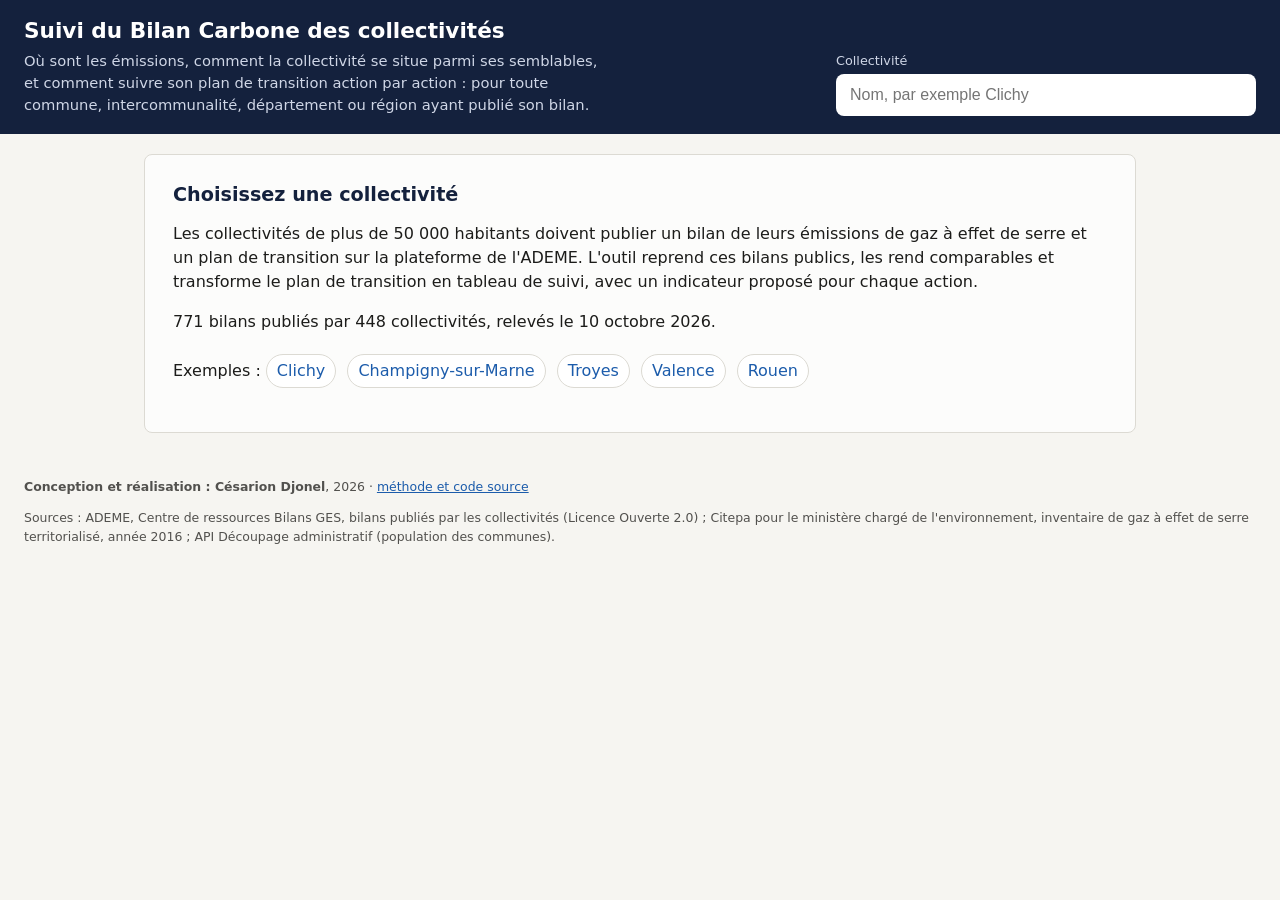
<file: docs/index.html>
<!doctype html>
<html lang="fr">
<head>
<meta charset="utf-8">
<meta name="viewport" content="width=device-width, initial-scale=1">
<title>Suivi du Bilan Carbone des collectivités</title>
<meta name="description" content="Choisissez une collectivité : son bilan d'émissions de gaz à effet de serre poste par poste, sa place parmi les collectivités semblables, et un tableau de suivi de son plan de transition avec un indicateur par action.">
<meta name="author" content="Césarion Djonel">
<link rel="icon" href="data:image/svg+xml,%3Csvg xmlns='http://www.w3.org/2000/svg' viewBox='0 0 32 32'%3E%3Crect width='32' height='32' rx='6' fill='%2314213d'/%3E%3Cpath d='M7 22l6-7 5 4 7-10' fill='none' stroke='%236da7ec' stroke-width='3' stroke-linecap='round' stroke-linejoin='round'/%3E%3C/svg%3E">
<link rel="stylesheet" href="style.css">
</head>
<body>

<header class="bandeau">
  <div class="bandeau-titre">
    <h1>Suivi du Bilan Carbone des collectivités</h1>
    <p>Où sont les émissions, comment la collectivité se situe parmi ses semblables, et comment suivre son plan de transition action par action : pour toute commune, intercommunalité, département ou région ayant publié son bilan.</p>
  </div>
  <form class="recherche" id="recherche" autocomplete="off" role="search">
    <label for="champ">Collectivité</label>
    <div class="recherche-champ">
      <input id="champ" type="search" placeholder="Nom, par exemple Clichy" aria-controls="propositions" aria-autocomplete="list">
      <ul id="propositions" class="propositions" role="listbox" hidden></ul>
    </div>
  </form>
</header>

<main class="colonne">
  <section class="accueil large" id="accueil">
    <h2>Choisissez une collectivité</h2>
    <p>Les collectivités de plus de 50 000 habitants doivent publier un bilan de leurs émissions de gaz à effet de serre et un plan de transition sur la plateforme de l'ADEME. L'outil reprend ces bilans publics, les rend comparables et transforme le plan de transition en tableau de suivi, avec un indicateur proposé pour chaque action.</p>
    <p id="compte" class="note"></p>
    <p class="exemples">Exemples :
      <a href="#219200243">Clichy</a>
      <a href="#219400173">Champigny-sur-Marne</a>
      <a href="#211003744">Troyes</a>
      <a href="#212603625">Valence</a>
      <a href="#217605401">Rouen</a>
    </p>
  </section>

  <article class="fiche" id="fiche" hidden>
    <div id="fiche-contenu"></div>
  </article>
</main>

<footer class="pied">
  <p><b>Conception et réalisation : Césarion Djonel</b>, 2026 · <a href="https://github.com/projetperso-spec/suivi-bilan-carbone">méthode et code source</a></p>
  <p>Sources : ADEME, Centre de ressources Bilans GES, bilans publiés par les collectivités (Licence Ouverte 2.0) ; Citepa pour le ministère chargé de l'environnement, inventaire de gaz à effet de serre territorialisé, année 2016 ; API Découpage administratif (population des communes).</p>
</footer>

<script src="app.js"></script>
</body>
</html>
</file>
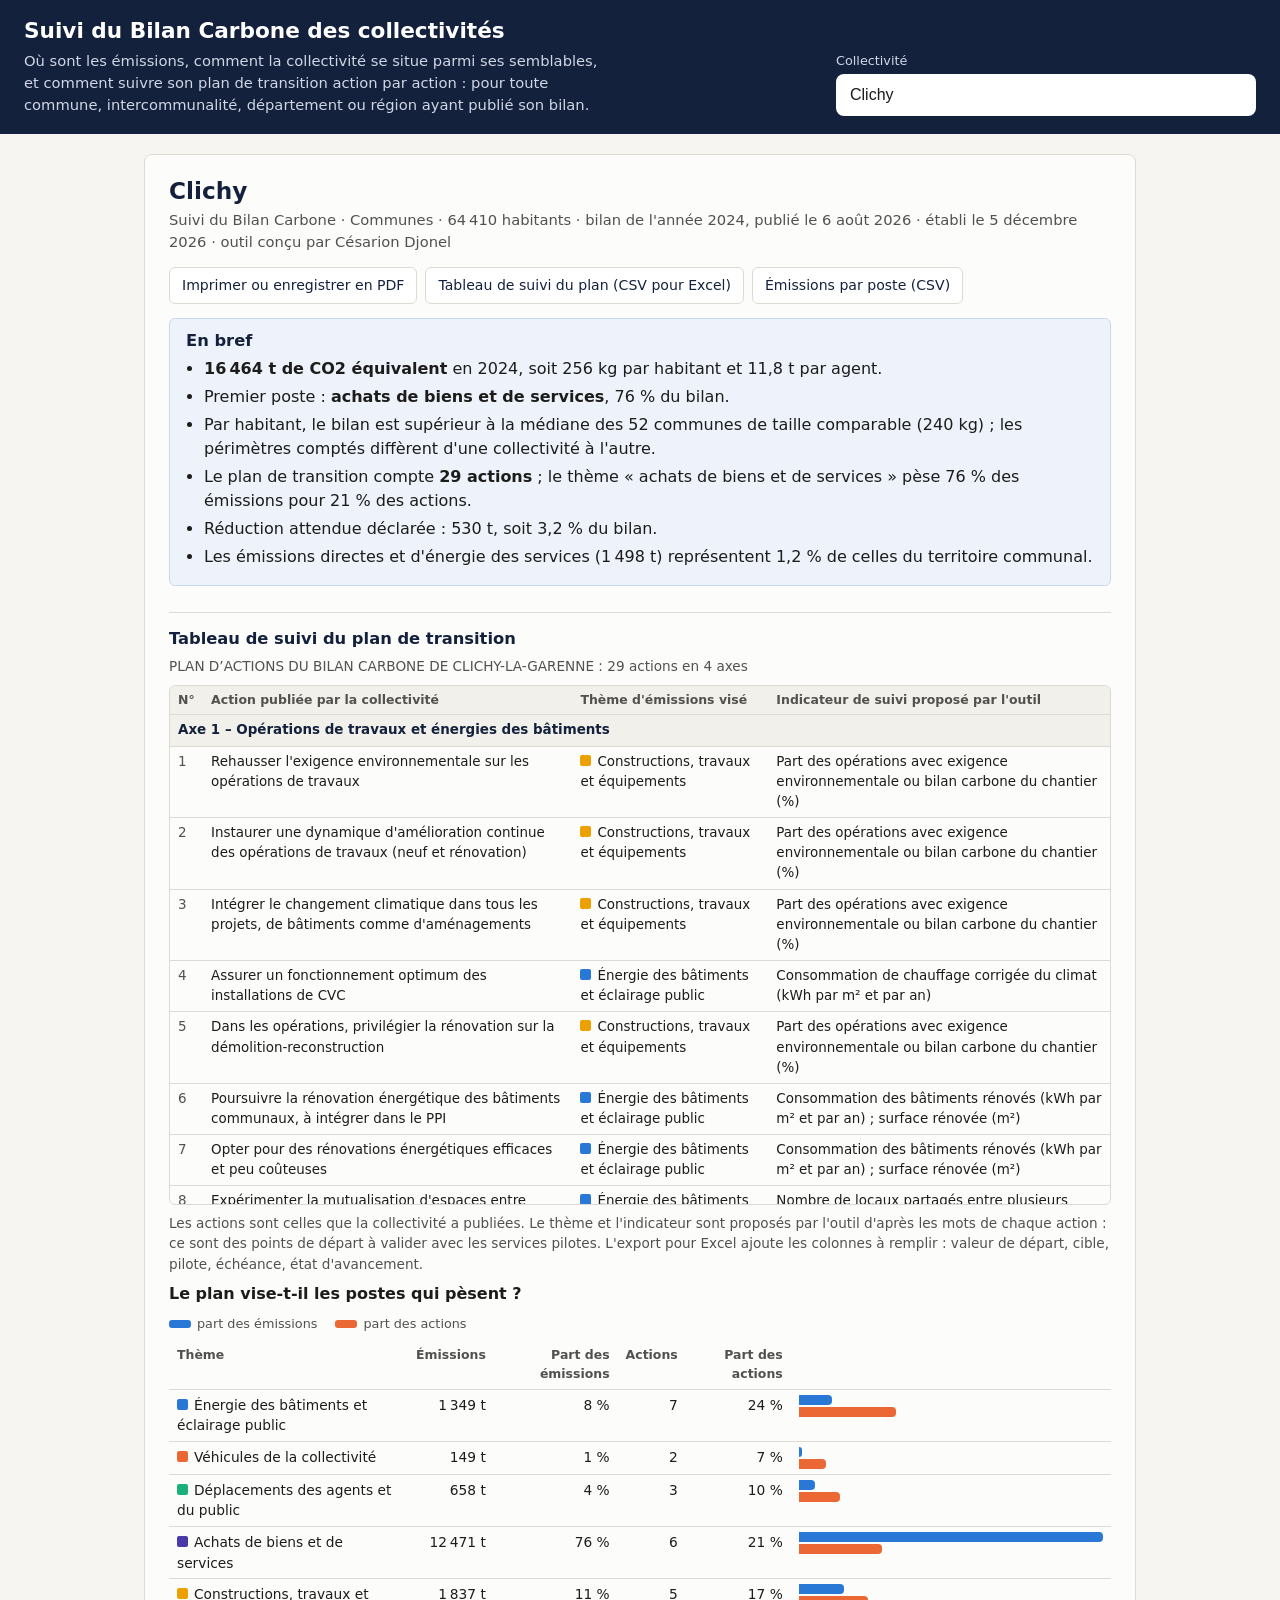
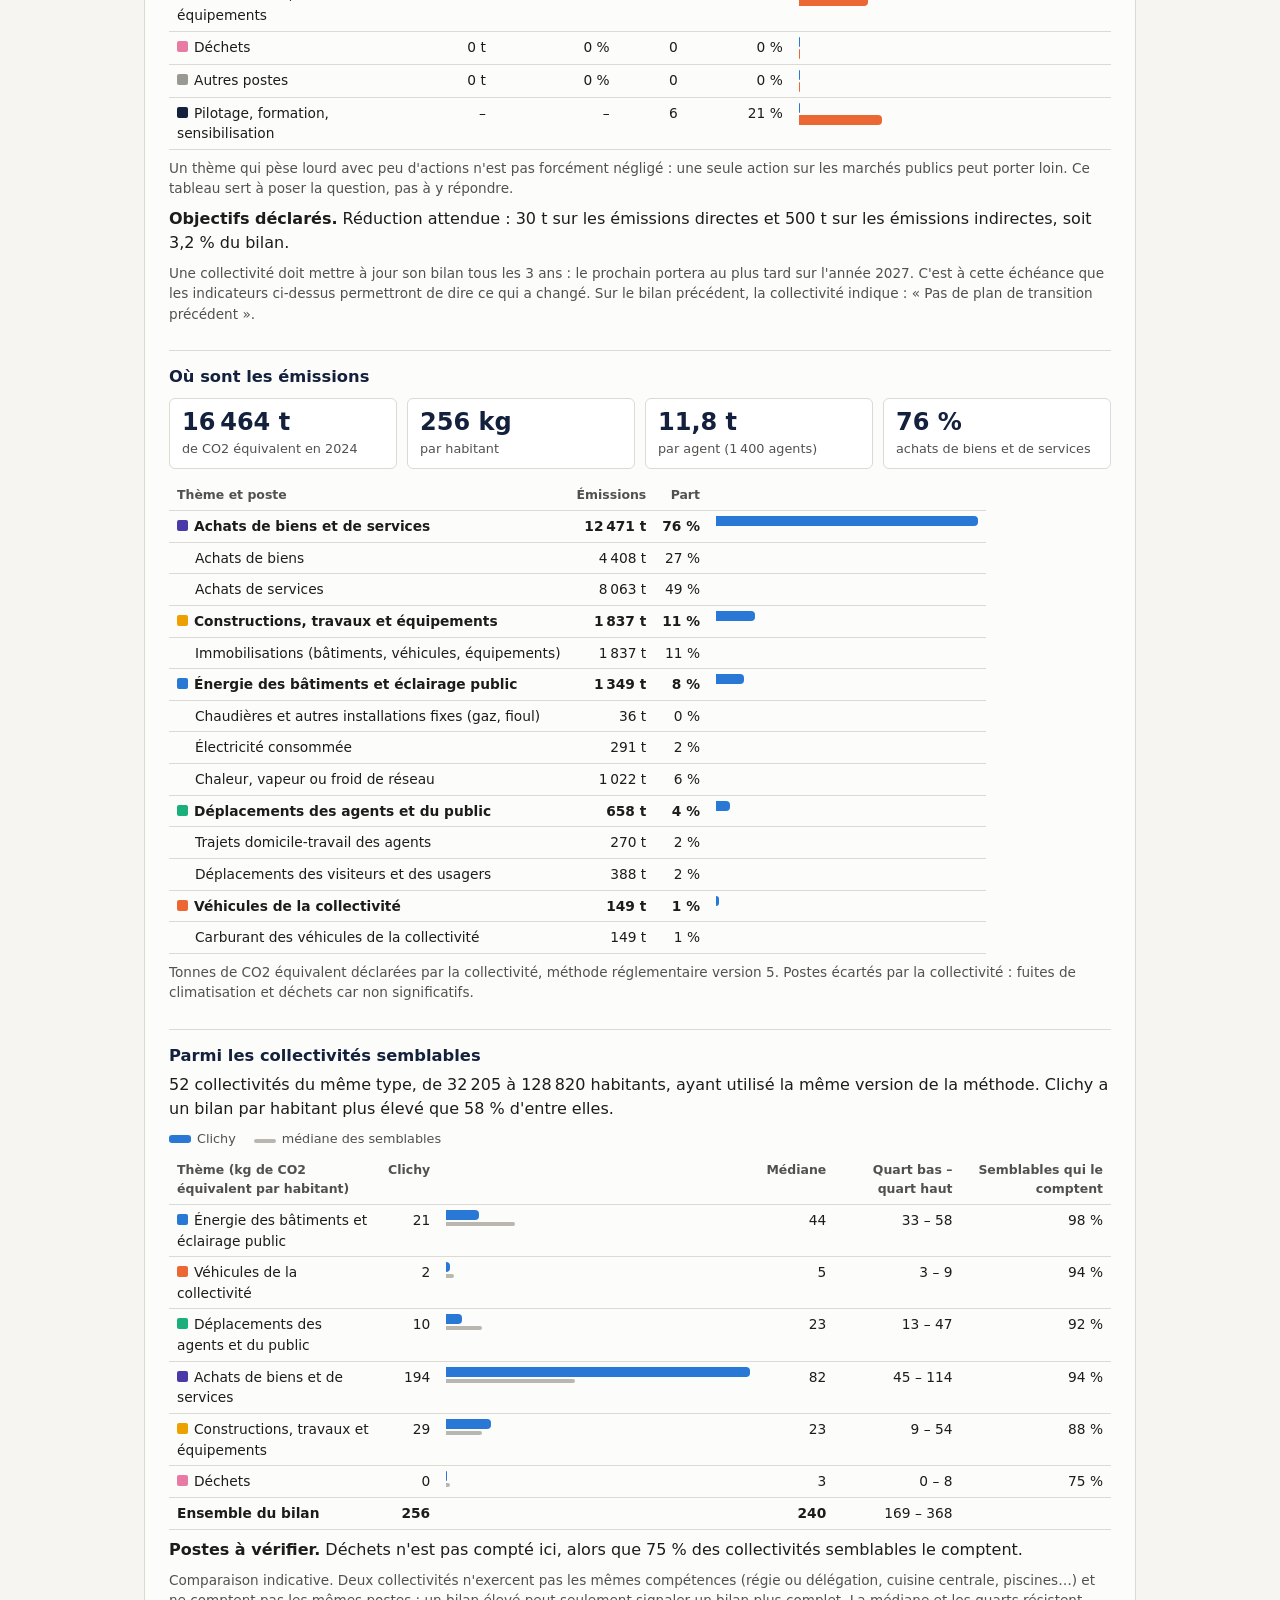
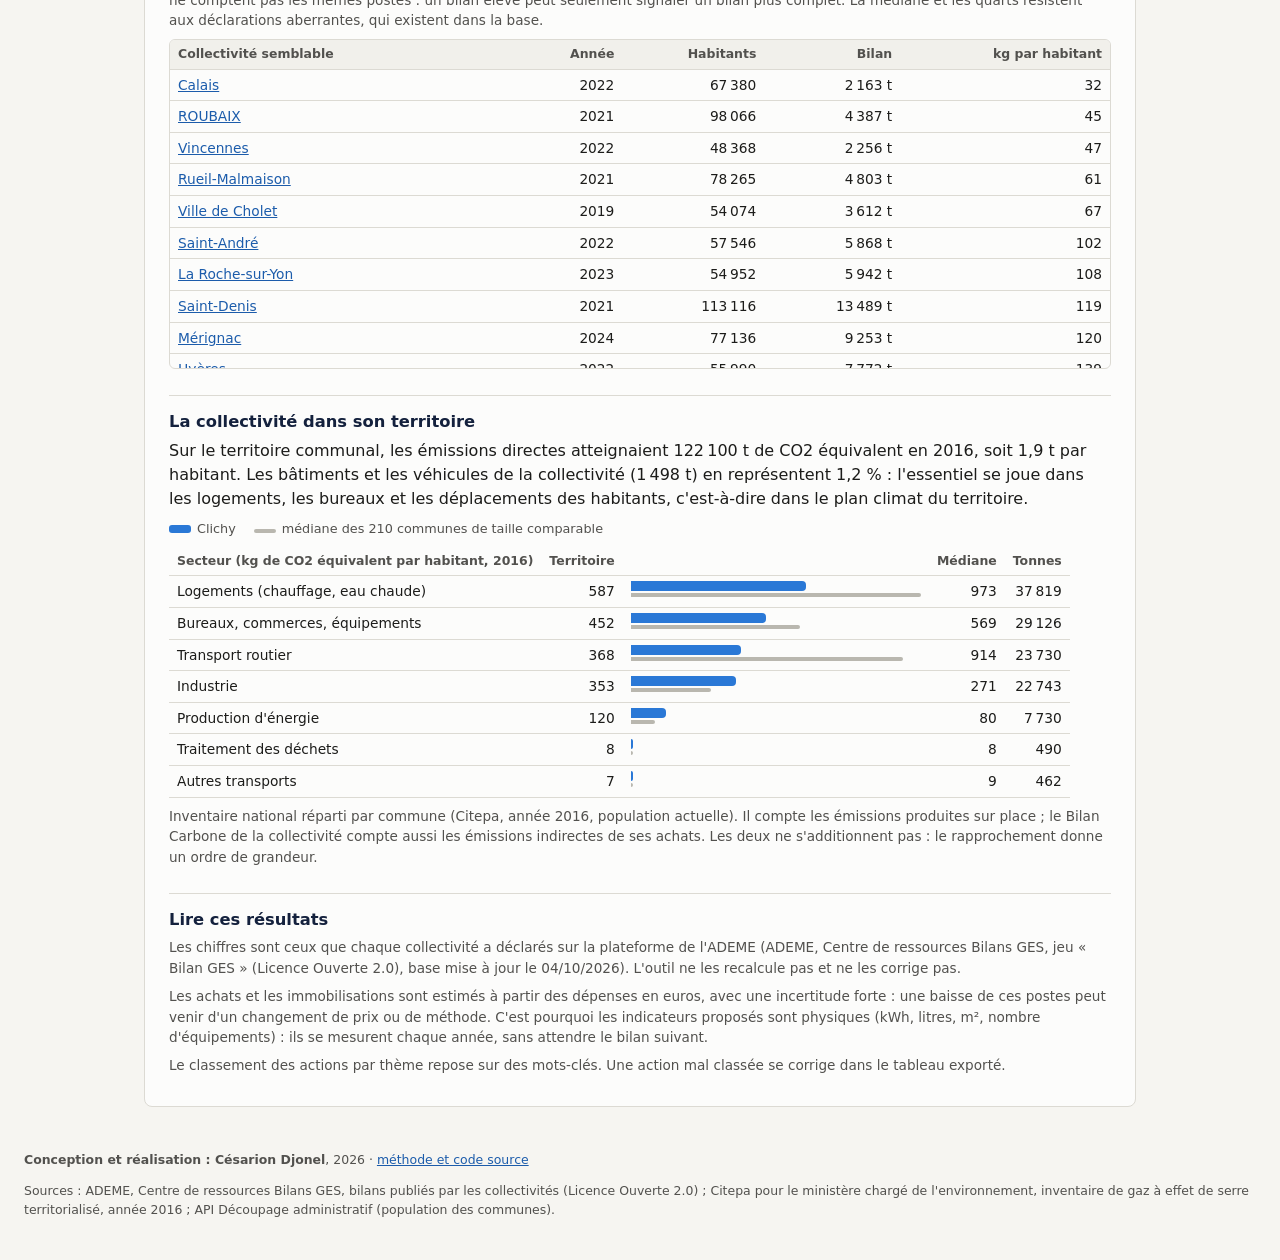
<file: docs/clichy/index.html>
<!doctype html>
<html lang="fr">
<head>
<meta charset="utf-8">
<title>Suivi du Bilan Carbone : Clichy</title>
<meta http-equiv="refresh" content="0; url=../#219200243">
<script>location.replace("../#219200243");</script>
</head>
<body>
<p><a href="../#219200243">Suivi du Bilan Carbone de Clichy</a></p>
</body>
</html>
</file>
<file: docs/style.css>
:root {
  --fond: #f6f5f1;
  --surface: #fcfcfb;
  --encre: #14213d;
  --texte: #1c1c1a;
  --texte-2: #52514e;
  --trait: #dcdad3;
  --accent: #1c5cab;
  --alerte: #a33a12;
  --rayon: 8px;
}

* { box-sizing: border-box; }
html { font-size: 16px; }
body {
  margin: 0;
  background: var(--fond);
  color: var(--texte);
  font-family: "Segoe UI", system-ui, -apple-system, Roboto, "Helvetica Neue", Arial, sans-serif;
  line-height: 1.5;
}
h1, h2, h3 { color: var(--encre); line-height: 1.2; margin: 0; }
a { color: var(--accent); }

.bandeau {
  background: var(--encre);
  color: #fff;
  padding: 18px 24px;
  display: grid;
  grid-template-columns: minmax(0, 1fr) minmax(280px, 420px);
  gap: 20px;
  align-items: end;
}
.bandeau h1 { color: #fff; font-size: 1.35rem; }
.bandeau p { margin: 6px 0 0; color: #cfd6e6; font-size: .92rem; max-width: 62ch; }
.recherche label { display: block; font-size: .8rem; color: #cfd6e6; margin-bottom: 4px; }
.recherche-champ { position: relative; }
.recherche input {
  width: 100%; padding: 10px 12px; font-size: 1rem;
  border: 2px solid transparent; border-radius: var(--rayon); background: #fff; color: var(--texte);
}
.recherche input:focus { outline: none; border-color: #86b6ef; }
.propositions {
  position: absolute; z-index: 1200; left: 0; right: 0; top: calc(100% + 4px);
  margin: 0; padding: 4px; list-style: none;
  background: #fff; color: var(--texte); border: 1px solid var(--trait); border-radius: var(--rayon);
  box-shadow: 0 8px 24px rgba(20, 33, 61, .18); max-height: 320px; overflow: auto;
}
.propositions li { padding: 8px 10px; border-radius: 6px; cursor: pointer; display: flex; justify-content: space-between; gap: 12px; }
.propositions li small { color: var(--texte-2); white-space: nowrap; }
.propositions li[aria-selected="true"], .propositions li:hover { background: #e7eefb; }

main { padding: 20px 24px 32px; max-width: 1500px; margin: 0 auto; }
.accueil { background: var(--surface); border: 1px solid var(--trait); border-radius: var(--rayon); padding: 28px; max-width: 760px; }
.accueil h2 { font-size: 1.2rem; margin-bottom: 8px; }
.exemples a { display: inline-block; margin: 4px 6px 0 0; padding: 4px 10px; border: 1px solid var(--trait); border-radius: 999px; text-decoration: none; background: #fff; }
.exemples a:hover { border-color: var(--accent); }

.resultat { display: grid; grid-template-columns: minmax(0, 1.05fr) minmax(0, 1fr); gap: 20px; align-items: start; }
.colonne-carte { position: sticky; top: 12px; }
.carte { height: min(70vh, 720px); min-height: 380px; border: 1px solid var(--trait); border-radius: var(--rayon); background: #e9e7e1; }
.carte-outils { display: flex; flex-wrap: wrap; gap: 6px 18px; align-items: center; margin-bottom: 8px; font-size: .88rem; }
.carte-outils fieldset { border: 0; margin: 0; padding: 0; display: flex; flex-wrap: wrap; gap: 4px 12px; align-items: center; }
.carte-outils legend { float: left; margin-right: 8px; padding: 0; color: var(--texte-2); font-size: .78rem; text-transform: uppercase; letter-spacing: .04em; }
.carte-outils label { white-space: nowrap; }
.opacite input { vertical-align: middle; width: 90px; }

.legende { display: flex; flex-wrap: wrap; gap: 8px 24px; margin-top: 8px; font-size: .8rem; color: var(--texte-2); }
.legende .bloc { min-width: 200px; }
.legende .titre { color: var(--texte); font-weight: 600; margin-bottom: 3px; }
.legende .rampe { height: 10px; border-radius: 3px; border: 1px solid var(--trait); }
.legende .bornes { display: flex; justify-content: space-between; margin-top: 2px; }
.legende .classes { display: flex; gap: 2px; }
.legende .classes span { flex: 1; height: 10px; border-radius: 2px; }
.legende .puces { display: flex; gap: 12px; flex-wrap: wrap; align-items: center; }
.puce { display: inline-flex; align-items: center; justify-content: center; width: 18px; height: 18px; border-radius: 50%; background: var(--encre); color: #fff; font-size: 10px; font-weight: 700; border: 2px solid #fff; box-shadow: 0 0 0 1px rgba(20,33,61,.45); }
.puce.creche { border-radius: 4px; }
.puce.ehpad { border-radius: 50% 50% 4px 4px; }
.puce.chaud { background: var(--alerte); }
.leaflet-div-icon.site { background: none; border: 0; }

.fiche { background: var(--surface); border: 1px solid var(--trait); border-radius: var(--rayon); padding: 22px 24px; min-height: 300px; }
.fiche h2 { font-size: 1.45rem; }
.fiche h3 { font-size: 1.02rem; margin: 26px 0 8px; padding-top: 16px; border-top: 1px solid var(--trait); }
.fiche .sous-titre { color: var(--texte-2); margin: 4px 0 0; font-size: .92rem; }
.fiche p { margin: 8px 0; }
.fiche .note { color: var(--texte-2); font-size: .85rem; }
.fiche .actions { display: flex; flex-wrap: wrap; gap: 8px; margin-top: 14px; }
button, .bouton {
  font: inherit; font-size: .88rem; padding: 7px 12px; border-radius: 6px; cursor: pointer;
  border: 1px solid var(--trait); background: #fff; color: var(--encre); text-decoration: none;
}
button:hover, .bouton:hover { border-color: var(--accent); }
button:focus-visible, a:focus-visible, input:focus-visible { outline: 2px solid var(--accent); outline-offset: 2px; }

.etat { font-size: .9rem; color: var(--texte-2); }
.etat ul { list-style: none; margin: 0 0 12px; padding: 10px 12px; background: #f1f0eb; border-radius: 6px; }
.etat li::before { content: "… "; }
.etat li.ok::before { content: "✓ "; color: #167048; }
.etat li.ko::before { content: "✗ "; color: var(--alerte); }
.etat li.ko { color: var(--alerte); }

.tuiles { display: grid; grid-template-columns: repeat(auto-fit, minmax(150px, 1fr)); gap: 10px; margin: 12px 0; }
.tuile { border: 1px solid var(--trait); border-radius: 6px; padding: 10px 12px; background: #fff; }
.tuile .valeur { font-size: 1.5rem; font-weight: 650; color: var(--encre); line-height: 1.15; }
.tuile .libelle { font-size: .8rem; color: var(--texte-2); margin-top: 2px; }

table { border-collapse: collapse; width: 100%; font-size: .86rem; margin: 8px 0; }
th, td { text-align: left; padding: 5px 8px; border-bottom: 1px solid var(--trait); vertical-align: top; }
th { font-weight: 600; color: var(--texte-2); font-size: .78rem; }
td.n, th.n { text-align: right; font-variant-numeric: tabular-nums; white-space: nowrap; }
td .fourchette { color: var(--texte-2); font-size: .76rem; display: block; }
.defile { max-height: 330px; overflow: auto; border: 1px solid var(--trait); border-radius: 6px; }
.defile table { margin: 0; }
.defile th { position: sticky; top: 0; background: #f1f0eb; }
.etiquette { display: inline-block; padding: 1px 7px; border-radius: 999px; font-size: .74rem; border: 1px solid var(--trait); background: #fff; white-space: nowrap; }
.etiquette.chaud { border-color: var(--alerte); color: var(--alerte); }
.liste-risques { display: flex; flex-wrap: wrap; gap: 6px; padding: 0; margin: 8px 0; list-style: none; }
.liste-risques li { border: 1px solid var(--trait); border-radius: 6px; padding: 3px 9px; font-size: .84rem; background: #fff; }

.tridents { display: grid; grid-template-columns: repeat(auto-fit, minmax(190px, 1fr)); gap: 10px; margin: 10px 0; }
.trident { border: 1px solid var(--trait); border-radius: 6px; padding: 10px; background: #fff; }
.trident .titre { font-size: .8rem; font-weight: 600; min-height: 2.4em; }
.trident svg { width: 100%; height: auto; display: block; }
.trident text { font-size: 11px; fill: var(--texte-2); font-family: inherit; }
.trident text.val { fill: var(--texte); font-weight: 600; }

.infobulle { font-size: .8rem; line-height: 1.35; }
.infobulle b { color: var(--encre); }

.pied { padding: 0 24px 28px; max-width: 1500px; margin: 0 auto; color: var(--texte-2); font-size: .78rem; }

@media (max-width: 980px) {
  .bandeau { grid-template-columns: 1fr; }
  .resultat { grid-template-columns: 1fr; }
  .colonne-carte { position: static; }
  .carte { height: 60vh; }
  main { padding: 14px 16px 24px; }
  .bandeau, .pied { padding-left: 16px; padding-right: 16px; }
}

@media print {
  body { background: #fff; }
  .recherche, .carte-outils, .actions, .etat, .leaflet-control-container { display: none !important; }
  .bandeau { background: #fff; color: #000; padding: 0 0 8px; display: block; }
  .bandeau h1 { color: #000; } .bandeau p { color: #333; }
  main { padding: 0; }
  .resultat { display: block; }
  .colonne-carte { position: static; break-inside: avoid; }
  .carte { height: 105mm; min-height: 0; }
  .fiche { border: 0; padding: 12px 0 0; }
  .defile { max-height: none; overflow: visible; border: 0; }
  h3, .tuiles, .tridents, tr { break-inside: avoid; }
}

/* Petits écrans : rien ne doit déborder en largeur. */
.resultat > * { min-width: 0; }
.fiche { overflow-wrap: break-word; }
.fiche > div > table { display: block; overflow-x: auto; }
.legende .bloc { flex: 1 1 220px; }
.legende .bornes { gap: 10px; }
@media (max-width: 520px) {
  .fiche { padding: 16px 14px; }
  .carte-outils label { white-space: normal; }
  th, td { padding: 5px 5px; }
}

th.n { white-space: normal; }

/* ---------- Propre au bilan des mobilités ---------- */
:root {
  --piste: #2a78d6;
  --bande: #eb6834;
  --verte: #1baf7a;
  --bus: #4a3aa7;
  --barre: #2a78d6;
  --grave: #a33a12;
}
.legende .trait { display: inline-block; width: 26px; height: 0; border-top: 4px solid; vertical-align: middle; margin-right: 5px; }
.legende .trait.bande { border-top-style: dashed; }
.legende .trait.bus { border-top-style: dotted; }
.legende .trait.apaise { border-top-color: #9a9892; border-top-width: 2px; }
.legende .item { white-space: nowrap; display: inline-flex; align-items: center; }
.legende .rond { display: inline-block; border-radius: 50%; border: 2px solid #fff; box-shadow: 0 0 0 1px rgba(20,33,61,.5); margin-right: 5px; }
.leaflet-div-icon.lieu { background: none; border: 0; }
.puce.gare { border-radius: 4px; background: #52514e; }
.puce.coupure { background: #fff; color: var(--grave); border: 2px solid var(--grave); box-shadow: none; border-radius: 3px; transform: rotate(45deg); }
.puce.coupure > span { transform: rotate(-45deg); }
.puce.concentration { background: none; border: 3px solid var(--grave); box-shadow: 0 0 0 1px #fff; width: 30px; height: 30px; color: var(--grave); font-size: 11px; }

.synthese { background: #eef3fb; border: 1px solid #c9d8ee; border-radius: 6px; padding: 12px 16px; margin: 14px 0 4px; }
.synthese h3 { border: 0; margin: 0 0 6px; padding: 0; }
.synthese ul { margin: 0; padding-left: 18px; }
.synthese li { margin: 4px 0; }

td.barre { width: 34%; min-width: 90px; }
td.barre div { height: 10px; background: var(--barre); border-radius: 0 4px 4px 0; min-width: 1px; }
td.barre div.ref { background: #b9b7af; height: 4px; margin-top: 2px; }
.priorite { display: inline-block; min-width: 1.6em; text-align: center; font-weight: 650; border-radius: 4px; padding: 0 5px; border: 1px solid var(--trait); background: #fff; }
.priorite.p1 { border-color: var(--grave); color: var(--grave); }
.actions-table td { font-size: .84rem; }
.attente { color: var(--texte-2); font-style: italic; }

@media print {
  .synthese { background: #fff; }
  .actions-table { font-size: .78rem; }
}

/* ---------- Propre au suivi du Bilan Carbone : une seule colonne, pas de carte ---------- */
main.colonne { max-width: 1040px; }
main.colonne .fiche { min-height: 0; }
.accueil.large { max-width: none; }
.etiquette.alerte { border-color: var(--grave); color: var(--grave); }
.etiquette.ok { border-color: #167048; color: #167048; }
.theme { display: inline-block; width: 11px; height: 11px; border-radius: 2px; margin-right: 6px; vertical-align: baseline; }
td.barre div.part2 { background: #eb6834; margin-top: 2px; }
.cle { display: flex; flex-wrap: wrap; gap: 6px 18px; font-size: .8rem; color: var(--texte-2); margin: 4px 0 8px; }
.cle span::before { content: ""; display: inline-block; width: 22px; height: 8px; border-radius: 3px; margin-right: 6px; background: var(--barre); }
.cle span.b2::before { background: #eb6834; }
.cle span.b3::before { background: #b9b7af; height: 4px; }
.fiche blockquote { margin: 8px 0; padding: 8px 14px; border-left: 3px solid var(--trait); color: var(--texte-2); font-size: .9rem; white-space: pre-line; }
.actions-table td.num { color: var(--texte-2); font-variant-numeric: tabular-nums; }
tr.axe td { background: #f1f0eb; font-weight: 600; color: var(--encre); }

.defile.haut { max-height: 520px; }
@media print { .defile.haut { max-height: none; } }
</file>
